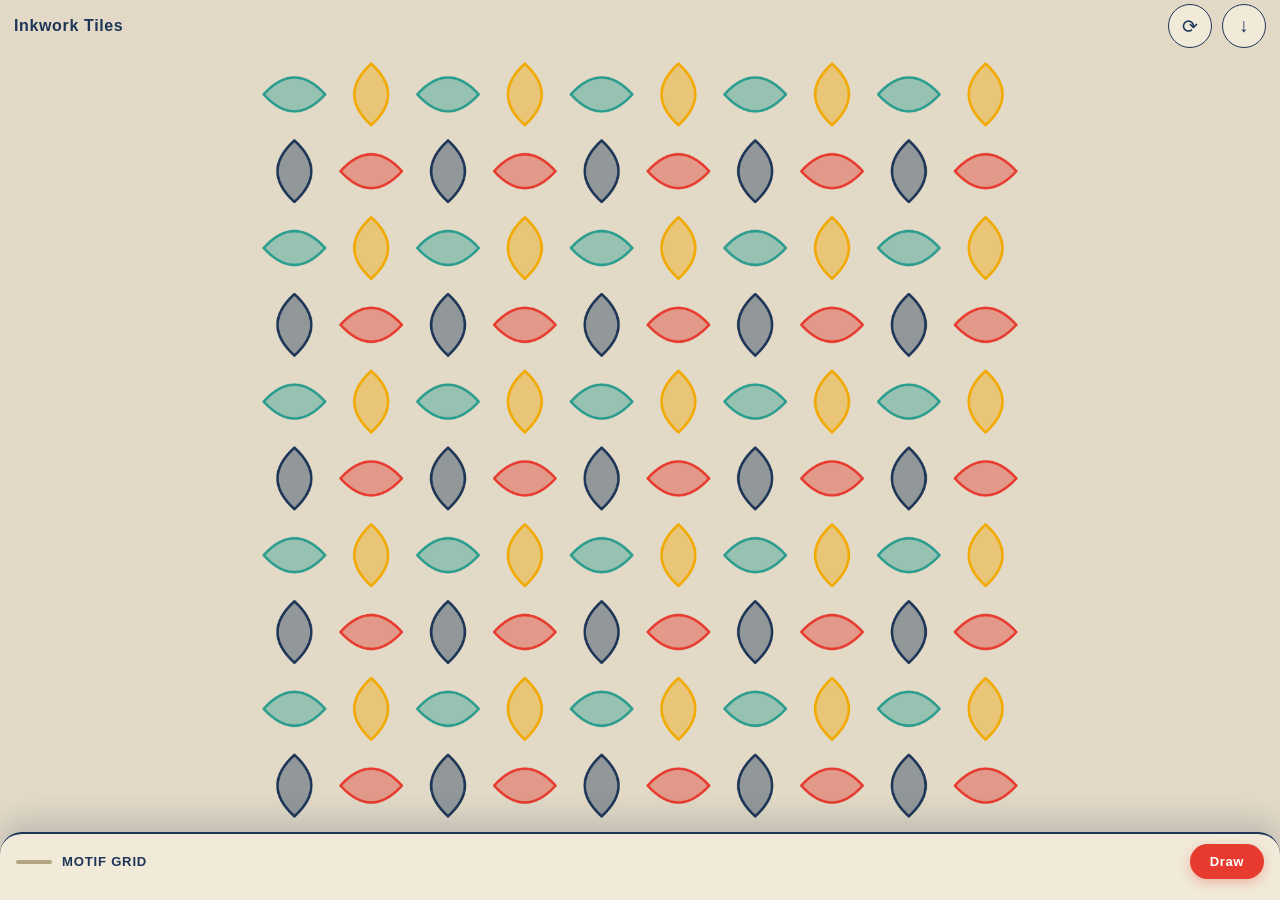
<file: index.html>
<!DOCTYPE html>
<html lang="en">
<head>
<meta charset="UTF-8">
<meta name="viewport" content="width=device-width, initial-scale=1, viewport-fit=cover">
<meta name="theme-color" content="#efe9dd">
<title>Inkwork Tiles</title>
<link rel="manifest" href="manifest.webmanifest">
<link rel="stylesheet" href="inkwork.css">
</head>
<body>

<div class="appWrap">

  <canvas id="mainCanvas"></canvas>

  <div class="topBar">
    <span class="topTitle">Inkwork Tiles</span>
    <button id="btnRandomize" class="iconBtn" title="Randomize">⟳</button>
    <button id="btnExport" class="iconBtn" title="Save image">↓</button>
  </div>

  <div class="sheet" id="sheet">

    <div class="sheetHandle" id="sheetHandle">
      <div class="sheetPill"></div>
      <span class="sheetLabel" id="sheetLabel">Settings</span>
      <button id="btnGenerate" class="generateBtn">Draw</button>
    </div>

    <div class="settingsList" id="settingsList">

      <!-- ── PATTERN ── -->
      <div class="settingsGroup">
        <div class="groupLabel">Pattern</div>

        <div class="settingRow" data-key="patternStyle">
          <div class="settingRowInner">
            <span class="settingName">Style</span>
            <span class="settingVal" id="patternStyleVal">Motif Grid</span>
          </div>
          <div class="settingControl">
            <select id="patternStyle" class="bigSelect">
              <option value="motif" selected>Motif Grid</option>
              <option value="lattice">Lattice</option>
              <option value="hex">Hex Weave</option>
              <option value="truchet">Truchet</option>
            </select>
            <p class="settingHint">Each style shows its own settings below. Colours and seed carry across when you switch.</p>
          </div>
        </div>

        <div class="settingRow" data-key="seed">
          <div class="settingRowInner">
            <span class="settingName">Seed</span>
            <span class="settingVal" id="seedVal">inkwork</span>
          </div>
          <div class="settingControl">
            <input type="text" id="seed" class="bigText" value="inkwork" spellcheck="false" autocapitalize="off" autocomplete="off">
            <button id="btnNewSeed" class="wideBtn" type="button">New seed</button>
            <p class="settingHint">Same seed and same settings always give the same picture. Type anything.</p>
          </div>
        </div>
      </div>

      <!-- ── SHAPE (shared) ── -->
      <div class="settingsGroup">
        <div class="groupLabel">Tiles</div>

        <div class="settingRow" data-key="tileSize">
          <div class="settingRowInner">
            <span class="settingName">Tile size</span>
            <span class="settingVal" id="tileSizeVal">150</span>
          </div>
          <div class="settingControl">
            <input type="range" id="tileSize" min="50" max="400" step="10" value="150" class="bigSlider">
            <p class="settingHint">Size of one tile in pixels on the saved image. Small gives many tiles, large gives a few big ones.</p>
          </div>
        </div>

        <div class="settingRow" data-key="rotation">
          <div class="settingRowInner">
            <span class="settingName">Rotation</span>
            <span class="settingVal" id="rotationVal">0</span>
          </div>
          <div class="settingControl">
            <input type="range" id="rotation" min="0" max="360" step="5" value="0" class="bigSlider">
            <p class="settingHint">Turns the whole grid. The tiles still fill the picture to every edge.</p>
          </div>
        </div>

        <div class="settingRow" data-key="lineWeight">
          <div class="settingRowInner">
            <span class="settingName">Line weight</span>
            <span class="settingVal" id="lineWeightVal">5</span>
          </div>
          <div class="settingControl">
            <input type="range" id="lineWeight" min="1" max="24" step="1" value="5" class="bigSlider">
          </div>
        </div>

        <div class="settingRow" data-key="opacity">
          <div class="settingRowInner">
            <span class="settingName">Pattern opacity</span>
            <span class="settingVal" id="opacityVal">1</span>
          </div>
          <div class="settingControl">
            <input type="range" id="opacity" min="0.2" max="1" step="0.05" value="1" class="bigSlider">
          </div>
        </div>
      </div>

      <!-- ── MOTIF GRID ── -->
      <div class="settingsGroup" data-styles="motif">
        <div class="groupLabel">Motif Grid</div>

        <div class="settingRow" data-key="motifType">
          <div class="settingRowInner">
            <span class="settingName">Motif</span>
            <span class="settingVal" id="motifTypeVal">Petal</span>
          </div>
          <div class="settingControl">
            <select id="motifType" class="bigSelect">
              <option value="dot">Dot</option>
              <option value="diamond">Diamond</option>
              <option value="petal" selected>Petal</option>
              <option value="arrow">Arrow</option>
              <option value="eye">Eye</option>
              <option value="star">Star</option>
            </select>
          </div>
        </div>

        <div class="settingRow" data-key="motifSize">
          <div class="settingRowInner">
            <span class="settingName">Motif size</span>
            <span class="settingVal" id="motifSizeVal">80</span>
          </div>
          <div class="settingControl">
            <input type="range" id="motifSize" min="30" max="100" step="5" value="80" class="bigSlider">
            <p class="settingHint">How much of each tile the motif fills, in percent.</p>
          </div>
        </div>

        <div class="settingRow" data-key="motifFill">
          <div class="settingRowInner">
            <span class="settingName">Fill</span>
            <span class="settingVal" id="motifFillVal">Filled with outline</span>
          </div>
          <div class="settingControl">
            <select id="motifFill" class="bigSelect">
              <option value="outline">Outline only</option>
              <option value="filled">Filled</option>
              <option value="both" selected>Filled with outline</option>
            </select>
          </div>
        </div>

        <div class="settingRow" data-key="tileTurn">
          <div class="settingRowInner">
            <span class="settingName">Tile turning</span>
            <span class="settingVal" id="tileTurnVal">90° steps</span>
          </div>
          <div class="settingControl">
            <select id="tileTurn" class="bigSelect">
              <option value="none">None</option>
              <option value="quarter" selected>90° steps</option>
              <option value="half">180° checker</option>
              <option value="random">Random quarter turns</option>
            </select>
            <p class="settingHint">How each motif is turned compared with its neighbours.</p>
          </div>
        </div>

        <div class="settingRow" data-key="tileOffset">
          <div class="settingRowInner">
            <span class="settingName">Tile offset</span>
            <span class="settingVal" id="tileOffsetVal">None</span>
          </div>
          <div class="settingControl">
            <select id="tileOffset" class="bigSelect">
              <option value="none" selected>None</option>
              <option value="brick">Brick (shift every other row)</option>
              <option value="drop">Half drop (shift every other column)</option>
            </select>
          </div>
        </div>

        <div class="settingRow" data-key="motifColour">
          <div class="settingRowInner">
            <span class="settingName">Colouring</span>
            <span class="settingVal" id="motifColourVal">Checker</span>
          </div>
          <div class="settingControl">
            <select id="motifColour" class="bigSelect">
              <option value="checker" selected>Checker</option>
              <option value="row">By row</option>
              <option value="column">By column</option>
              <option value="random">Random from seed</option>
            </select>
          </div>
        </div>
      </div>

      <!-- ── LATTICE ── -->
      <div class="settingsGroup" data-styles="lattice">
        <div class="groupLabel">Lattice</div>

        <div class="settingRow" data-key="latticeShape">
          <div class="settingRowInner">
            <span class="settingName">Shape</span>
            <span class="settingVal" id="latticeShapeVal">Diamond</span>
          </div>
          <div class="settingControl">
            <select id="latticeShape" class="bigSelect">
              <option value="diamond" selected>Diamond trellis</option>
              <option value="square">Square grid</option>
              <option value="triangle">Triangle mesh</option>
            </select>
            <p class="settingHint">The direction of the woven strands.</p>
          </div>
        </div>

        <div class="settingRow" data-key="latticeWeave">
          <div class="settingRowInner">
            <span class="settingName">Weave</span>
            <span class="settingVal" id="latticeWeaveVal">Over-under</span>
          </div>
          <div class="settingControl">
            <select id="latticeWeave" class="bigSelect">
              <option value="over" selected>Over-under</option>
              <option value="flat">Flat (all strands equal)</option>
              <option value="gap">Gapped (breaks at crossings)</option>
            </select>
          </div>
        </div>

        <div class="settingRow" data-key="strandWidth">
          <div class="settingRowInner">
            <span class="settingName">Strand width</span>
            <span class="settingVal" id="strandWidthVal">24</span>
          </div>
          <div class="settingControl">
            <input type="range" id="strandWidth" min="8" max="60" step="1" value="24" class="bigSlider">
            <p class="settingHint">Thickness of each ribbon. Line weight sets the edge line around it.</p>
          </div>
        </div>

        <div class="settingRow" data-key="latticeColour">
          <div class="settingRowInner">
            <span class="settingName">Colouring</span>
            <span class="settingVal" id="latticeColourVal">By direction</span>
          </div>
          <div class="settingControl">
            <select id="latticeColour" class="bigSelect">
              <option value="direction" selected>By direction</option>
              <option value="strand">Each strand different</option>
            </select>
          </div>
        </div>
      </div>

      <!-- ── HEX WEAVE ── -->
      <div class="settingsGroup" data-styles="hex">
        <div class="groupLabel">Hex Weave</div>

        <div class="settingRow" data-key="hexStyle">
          <div class="settingRowInner">
            <span class="settingName">Style</span>
            <span class="settingVal" id="hexStyleVal">Filled</span>
          </div>
          <div class="settingControl">
            <select id="hexStyle" class="bigSelect">
              <option value="outline">Outline</option>
              <option value="filled" selected>Filled</option>
              <option value="woven">Woven bands</option>
            </select>
          </div>
        </div>

        <div class="settingRow" data-key="hexGap">
          <div class="settingRowInner">
            <span class="settingName">Cell gap</span>
            <span class="settingVal" id="hexGapVal">8</span>
          </div>
          <div class="settingControl">
            <input type="range" id="hexGap" min="0" max="30" step="1" value="8" class="bigSlider">
            <p class="settingHint">Space between cells, in percent of the cell. Not used by Woven bands.</p>
          </div>
        </div>

        <div class="settingRow" data-key="hexColour">
          <div class="settingRowInner">
            <span class="settingName">Colouring</span>
            <span class="settingVal" id="hexColourVal">Diagonal bands</span>
          </div>
          <div class="settingControl">
            <select id="hexColour" class="bigSelect">
              <option value="bands" selected>Diagonal bands</option>
              <option value="rings">Rings from the centre</option>
              <option value="random">Random from seed</option>
            </select>
          </div>
        </div>
      </div>

      <!-- ── TRUCHET ── -->
      <div class="settingsGroup" data-styles="truchet">
        <div class="groupLabel">Truchet</div>

        <div class="settingRow" data-key="truchetStyle">
          <div class="settingRowInner">
            <span class="settingName">Tile style</span>
            <span class="settingVal" id="truchetStyleVal">Arcs</span>
          </div>
          <div class="settingControl">
            <select id="truchetStyle" class="bigSelect">
              <option value="arcs" selected>Arcs</option>
              <option value="double">Double arcs</option>
              <option value="diagonal">Diagonals</option>
              <option value="band">Filled bands</option>
            </select>
          </div>
        </div>

        <div class="settingRow" data-key="truchetMix">
          <div class="settingRowInner">
            <span class="settingName">Randomness</span>
            <span class="settingVal" id="truchetMixVal">100</span>
          </div>
          <div class="settingControl">
            <input type="range" id="truchetMix" min="0" max="100" step="5" value="100" class="bigSlider">
            <p class="settingHint">0 makes a perfectly regular repeat. 100 flips tiles freely for flowing mazes.</p>
          </div>
        </div>

        <div class="settingRow" data-key="truchetColour">
          <div class="settingRowInner">
            <span class="settingName">Colouring</span>
            <span class="settingVal" id="truchetColourVal">Per tile</span>
          </div>
          <div class="settingControl">
            <select id="truchetColour" class="bigSelect">
              <option value="tile" selected>Random per tile</option>
              <option value="row">By row</option>
              <option value="diagonal">Diagonal bands</option>
              <option value="single">One colour</option>
            </select>
          </div>
        </div>
      </div>

      <!-- ── COLOUR ── -->
      <div class="settingsGroup">
        <div class="groupLabel">Colour</div>

        <div class="settingRow" data-key="colorScheme">
          <div class="settingRowInner">
            <span class="settingName">Scheme</span>
            <span class="settingVal" id="colorSchemeVal">Custom</span>
          </div>
          <div class="settingControl">
            <select id="colorScheme" class="bigSelect">
              <option value="custom" selected>Custom (my colours)</option>
              <option value="complementary">Complementary</option>
              <option value="splitcomp">Split-complementary</option>
              <option value="analogous">Analogous</option>
              <option value="triadic">Triadic</option>
              <option value="tetradic">Tetradic</option>
              <option value="monochrome">Monochrome</option>
              <option value="bauhaus">Bauhaus</option>
              <option value="delft">Delft blue</option>
              <option value="jewel">Jewel</option>
              <option value="earth">Earth and clay</option>
              <option value="pastel">Pastel on paper</option>
              <option value="noir">Noir</option>
              <option value="neon">Neon</option>
            </select>
            <p class="settingHint">The first six build from Colour 1 and keep its shade. The rest are fixed palettes that also set the background. Editing any colour by hand switches back to Custom.</p>
          </div>
        </div>

        <div class="settingRow" data-key="color1" id="color1Row">
          <div class="settingRowInner">
            <span class="settingName">Colour 1</span>
            <span class="colorDot" id="color1Dot" style="background:#e63b2e;"></span>
          </div>
          <div class="settingControl"></div>
          <input type="hidden" id="color1" value="#e63b2e">
        </div>

        <div class="settingRow" data-key="color2" id="color2Row">
          <div class="settingRowInner">
            <span class="settingName">Colour 2</span>
            <span class="colorDot" id="color2Dot" style="background:#1d3557;"></span>
          </div>
          <div class="settingControl"></div>
          <input type="hidden" id="color2" value="#1d3557">
        </div>

        <div class="settingRow" data-key="color3" id="color3Row">
          <div class="settingRowInner">
            <span class="settingName">Colour 3</span>
            <span class="colorDot" id="color3Dot" style="background:#f2a900;"></span>
          </div>
          <div class="settingControl"></div>
          <input type="hidden" id="color3" value="#f2a900">
        </div>

        <div class="settingRow" data-key="color4" id="color4Row">
          <div class="settingRowInner">
            <span class="settingName">Colour 4</span>
            <span class="colorDot" id="color4Dot" style="background:#2a9d8f;"></span>
          </div>
          <div class="settingControl"></div>
          <input type="hidden" id="color4" value="#2a9d8f">
        </div>
      </div>

      <!-- ── BACKGROUND ── -->
      <div class="settingsGroup">
        <div class="groupLabel">Background</div>

        <div class="settingRow" data-key="bgStyle">
          <div class="settingRowInner">
            <span class="settingName">Style</span>
            <span class="settingVal" id="bgStyleVal">Solid</span>
          </div>
          <div class="settingControl">
            <select id="bgStyle" class="bigSelect">
              <option value="solid" selected>Solid</option>
              <option value="linear">Gradient, top to bottom</option>
              <option value="diagonal">Gradient, diagonal</option>
              <option value="radial">Gradient, from the centre</option>
            </select>
          </div>
        </div>

        <div class="settingRow" data-key="bgColor" id="bgColorRow">
          <div class="settingRowInner">
            <span class="settingName">Background</span>
            <span class="colorDot" id="bgColorDot" style="background:#efe9dd;"></span>
          </div>
          <div class="settingControl"></div>
          <input type="hidden" id="bgColor" value="#efe9dd">
        </div>

        <div class="settingRow" data-key="bgColor2" id="bgColor2Row">
          <div class="settingRowInner">
            <span class="settingName">Background 2</span>
            <span class="colorDot" id="bgColor2Dot" style="background:#dcd2bc;"></span>
          </div>
          <div class="settingControl"></div>
          <input type="hidden" id="bgColor2" value="#dcd2bc">
        </div>

        <div class="settingRow" data-key="bgTransparent">
          <div class="settingRowInner">
            <span class="settingName">Transparent bg</span>
            <span class="settingVal" id="bgTransparentVal">Off</span>
          </div>
          <div class="settingControl">
            <div class="toggleWrap">
              <button class="toggleBtn" id="bgTransparentToggle" data-on="false" type="button">Off</button>
            </div>
            <p class="settingHint">Saved PNGs keep a see-through background. JPG can't, so it will use the background colour.</p>
          </div>
          <input type="hidden" id="bgTransparent" value="false">
        </div>
      </div>

      <!-- ── OUTPUT ── -->
      <div class="settingsGroup">
        <div class="groupLabel">Output</div>

        <div class="settingRow" data-key="size">
          <div class="settingRowInner">
            <span class="settingName">Size</span>
            <span class="settingVal" id="sizeVal">Square</span>
          </div>
          <div class="settingControl">
            <select id="size" class="bigSelect">
              <option value="square" selected>Square 1500×1500</option>
              <option value="portrait">Portrait 1080×1620</option>
              <option value="a17">Samsung A17 1080×2340</option>
              <option value="landscape">Landscape 1920×1080</option>
            </select>
            <p class="settingHint">Tiles run edge to edge at any size.</p>
          </div>
        </div>

        <div class="settingRow" data-key="format">
          <div class="settingRowInner">
            <span class="settingName">File type</span>
            <span class="settingVal" id="formatVal">PNG</span>
          </div>
          <div class="settingControl">
            <select id="format" class="bigSelect">
              <option value="png" selected>PNG (sharp, can be transparent)</option>
              <option value="jpg">JPG (smaller file)</option>
            </select>
          </div>
        </div>

        <div class="settingRow" data-key="filename">
          <div class="settingRowInner">
            <span class="settingName">File name</span>
            <span class="settingVal" id="filenameVal">inkwork-tiles</span>
          </div>
          <div class="settingControl">
            <input type="text" id="filename" class="bigText" value="inkwork-tiles" spellcheck="false" autocapitalize="off" autocomplete="off">
          </div>
        </div>
      </div>

      <!-- ── SAVED LOOKS ── -->
      <div class="settingsGroup">
        <div class="groupLabel">Saved looks</div>

        <div class="settingRow" data-key="presets">
          <div class="settingRowInner">
            <span class="settingName">My presets</span>
            <span class="settingVal" id="presetCountVal">0</span>
          </div>
          <div class="settingControl">
            <select id="presetList" class="bigSelect">
              <option value="">— none saved —</option>
            </select>
            <div class="btnTrio">
              <button id="btnSavePreset" class="wideBtn" type="button">Save current</button>
              <button id="btnLoadPreset" class="wideBtn" type="button">Load</button>
              <button id="btnDeletePreset" class="wideBtn danger" type="button">Delete</button>
            </div>
            <p class="settingHint">Saves every setting and colour on this phone only.</p>
          </div>
        </div>
      </div>

    </div><!-- /settingsList -->
  </div><!-- /sheet -->

</div><!-- /appWrap -->

<!-- ── Colour picker ── -->
<div id="colorPickerOverlay" class="cpOverlay hidden">
  <div class="cpPanel">
    <div class="cpTitle" id="cpTitle">Pick a colour</div>
    <div class="cpSLWrap">
      <canvas id="cpSLCanvas"></canvas>
      <div id="cpSLCursor" class="cpCursor"></div>
    </div>
    <div class="cpHueWrap">
      <canvas id="cpHueCanvas"></canvas>
      <div id="cpHueCursor" class="cpHueCursor"></div>
    </div>
    <div class="cpHexRow">
      <span class="cpHexLabel">#</span>
      <input type="text" id="cpHexInput" class="cpHexInput" maxlength="6" spellcheck="false" autocomplete="off">
      <div id="cpHexPreview" class="cpHexPreview"></div>
    </div>
    <div class="cpPresets" id="cpPresets"></div>
    <div class="cpButtons">
      <button class="cpBtn" id="cpCancel" type="button">Cancel</button>
      <button class="cpBtn primary" id="cpApply" type="button">Apply</button>
    </div>
  </div>
</div>

<script src="inkwork-styles.js"></script>
<script src="inkwork-app.js"></script>
<script>
  if ("serviceWorker" in navigator) {
    navigator.serviceWorker.register("sw.js").catch(function (e) {
      console.warn("SW:", e);
    });
  }
</script>
</body>
</html>
</file>
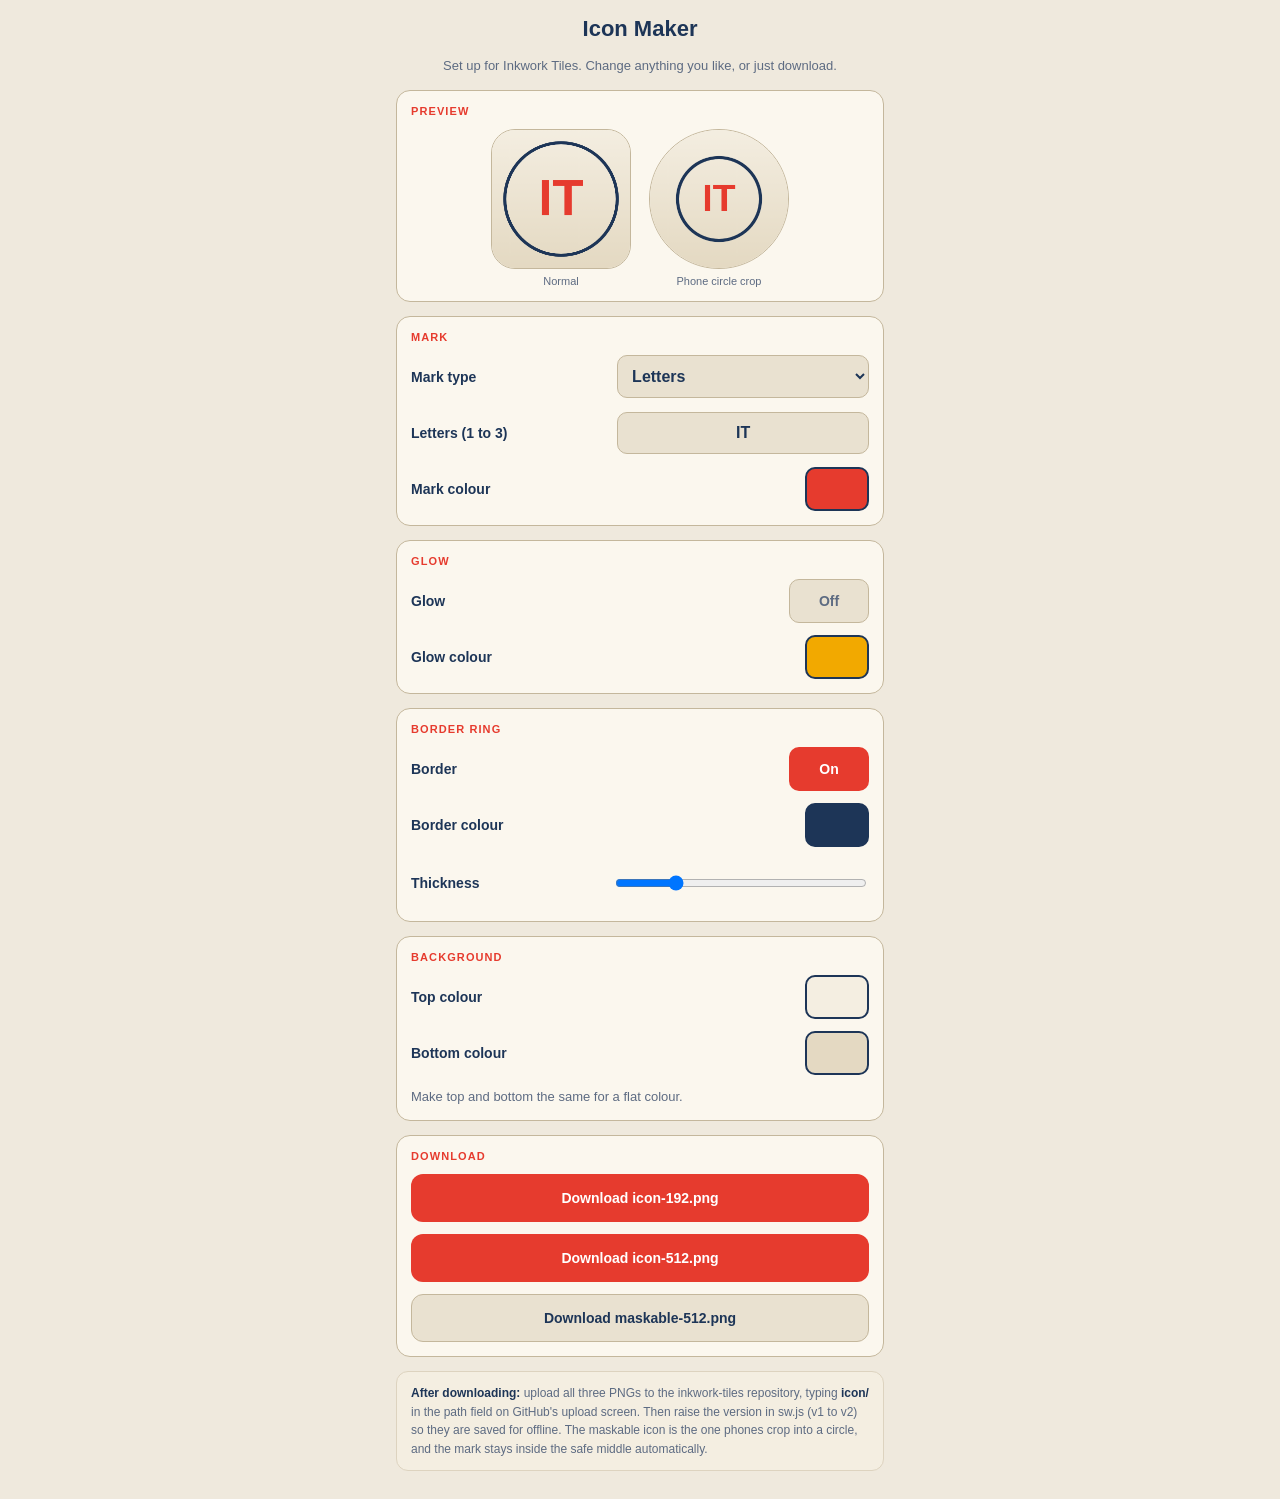
<file: iconmaker.html>
<!DOCTYPE html>
<html lang="en">
<head>
<meta charset="UTF-8">
<meta name="viewport" content="width=device-width, initial-scale=1, viewport-fit=cover">
<meta name="theme-color" content="#efe9dd">
<title>Icon Maker: Inkwork Tiles</title>
<style>
  :root{--bg:#efe9dd;--panel:#fbf7ee;--p2:#f4eee1;--p3:#e9e1d0;--bd:#ddd3bf;--bds:#c4b79c;--text:#1d3557;--dim:#5d6b82;--acc:#e63b2e}
  *{box-sizing:border-box;-webkit-tap-highlight-color:transparent}
  html,body{margin:0;background:var(--bg);color:var(--text);font-family:-apple-system,BlinkMacSystemFont,"Segoe UI",Roboto,Helvetica,Arial,sans-serif;touch-action:manipulation}
  .wrap{max-width:520px;margin:0 auto;padding:calc(env(safe-area-inset-top,0px) + 16px) 16px calc(env(safe-area-inset-bottom,0px) + 28px);display:flex;flex-direction:column;gap:14px}
  h1{margin:0;font-size:22px;font-weight:800;text-align:center;color:var(--text)}
  .lead{margin:0;font-size:13px;color:var(--dim);line-height:1.5;text-align:center}
  .group{background:var(--panel);border:1px solid var(--bds);border-radius:14px;padding:14px;display:flex;flex-direction:column;gap:12px}
  h2{margin:0;font-size:11px;text-transform:uppercase;letter-spacing:.1em;color:var(--acc);font-weight:800}
  .field{display:flex;align-items:center;justify-content:space-between;gap:10px;min-height:44px}
  .field label{font-size:14px;font-weight:600;flex:1}
  .field select,.field input[type=text]{width:55%;background:var(--p3);border:1px solid var(--bds);color:var(--text);border-radius:10px;padding:11px 10px;font-size:16px;font-weight:700}
  .field input[type=text]{text-align:center;text-transform:uppercase}
  .field input[type=range]{width:55%;height:44px}
  .sw{width:64px;height:44px;border-radius:10px;border:2px solid var(--text);cursor:pointer;padding:0}
  .tog{width:80px;height:44px;border-radius:10px;border:1px solid var(--bds);background:var(--p3);color:var(--dim);font-weight:800;font-size:14px;cursor:pointer}
  .tog[data-on="true"]{background:var(--acc);color:#fff;border-color:transparent}
  .previews{display:flex;justify-content:center;gap:18px;flex-wrap:wrap}
  .pv{display:flex;flex-direction:column;align-items:center;gap:6px;font-size:11px;color:var(--dim)}
  .pv canvas{width:140px;height:140px;border:1px solid var(--bds)}
  #pvA{border-radius:24px}
  #pvB{border-radius:50%}
  button.dl{background:var(--p3);border:1px solid var(--bds);color:var(--text);border-radius:12px;padding:15px;font-size:14px;font-weight:800;cursor:pointer}
  button.dl.primary{background:var(--acc);color:#fff;border-color:transparent}
  button.dl:active{transform:scale(.97)}
  .note{font-size:12px;color:var(--dim);line-height:1.55;background:var(--p2);border:1px solid var(--bd);border-radius:12px;padding:12px 14px}
  .note b{color:var(--text)}
  .hidden{display:none!important}
  .cpOverlay{position:fixed;inset:0;background:rgba(29,53,87,.55);z-index:500;display:flex;align-items:flex-end;justify-content:center}
  .cpPanel{background:var(--panel);border:2px solid var(--text);border-radius:22px 22px 0 0;padding:18px 16px calc(env(safe-area-inset-bottom,0px) + 16px);width:100%;max-width:640px;display:flex;flex-direction:column;gap:14px}
  .cpTitle{font-size:12px;font-weight:800;color:var(--text);text-align:center;text-transform:uppercase;letter-spacing:.1em}
  .cpSLWrap{position:relative;width:100%;height:180px;border-radius:10px;overflow:hidden;touch-action:none;border:1px solid var(--bds)}
  .cpHueWrap{position:relative;width:100%;height:32px;border-radius:16px;touch-action:none}
  #cpSL,#cpHue{width:100%;height:100%;display:block}
  #cpHue{border-radius:16px}
  .cur{position:absolute;width:24px;height:24px;border-radius:50%;border:2.5px solid #fff;box-shadow:0 0 0 1.5px rgba(0,0,0,.6);pointer-events:none;transform:translate(-50%,-50%)}
  .cpHexRow{display:flex;align-items:center;gap:8px}
  .cpHexRow input{flex:1;background:var(--p3);border:1px solid var(--bds);color:var(--text);border-radius:10px;padding:10px 12px;font-size:16px;font-family:monospace;letter-spacing:.08em;text-transform:uppercase}
  #cpPrev{width:38px;height:38px;border-radius:8px;border:1px solid var(--text)}
  .cpPresets{display:flex;flex-wrap:wrap;gap:8px}
  .cpPresets button{width:36px;height:36px;border-radius:8px;border:1.5px solid var(--bds);padding:0;cursor:pointer}
  .cpBtns{display:flex;gap:8px}
  .cpBtns button{flex:1;background:var(--p3);border:1px solid var(--bds);color:var(--text);border-radius:12px;padding:14px;font-size:15px;font-weight:700;cursor:pointer}
  .cpBtns .primary{background:var(--acc);color:#fff;border-color:transparent}
</style>
</head>
<body>
<div class="wrap">
  <h1>Icon Maker</h1>
  <p class="lead">Set up for Inkwork Tiles. Change anything you like, or just download.</p>

  <div class="group">
    <h2>Preview</h2>
    <div class="previews">
      <div class="pv"><canvas id="pvA" width="280" height="280"></canvas>Normal</div>
      <div class="pv"><canvas id="pvB" width="280" height="280"></canvas>Phone circle crop</div>
    </div>
  </div>

  <div class="group">
    <h2>Mark</h2>
    <div class="field"><label>Mark type</label>
      <select id="markType">
        <option value="letters" selected>Letters</option>
        <option value="grid">Tile grid</option>
        <option value="diamond">Diamond</option>
        <option value="hex">Hexagon</option>
        <option value="arcs">Truchet arcs</option>
      </select></div>
    <div class="field" id="lettersRow"><label>Letters (1 to 3)</label>
      <input type="text" id="letters" value="IT" maxlength="3" autocomplete="off" spellcheck="false"></div>
    <div class="field"><label>Mark colour</label><button class="sw" id="swMark" type="button"></button></div>
  </div>

  <div class="group">
    <h2>Glow</h2>
    <div class="field"><label>Glow</label><button class="tog" id="togGlow" data-on="false" type="button">Off</button></div>
    <div class="field"><label>Glow colour</label><button class="sw" id="swGlow" type="button"></button></div>
  </div>

  <div class="group">
    <h2>Border ring</h2>
    <div class="field"><label>Border</label><button class="tog" id="togBorder" data-on="true" type="button">On</button></div>
    <div class="field"><label>Border colour</label><button class="sw" id="swBorder" type="button"></button></div>
    <div class="field"><label>Thickness</label><input type="range" id="thick" min="1" max="10" step="1" value="3"></div>
  </div>

  <div class="group">
    <h2>Background</h2>
    <div class="field"><label>Top colour</label><button class="sw" id="swTop" type="button"></button></div>
    <div class="field"><label>Bottom colour</label><button class="sw" id="swBottom" type="button"></button></div>
    <p class="lead" style="text-align:left">Make top and bottom the same for a flat colour.</p>
  </div>

  <div class="group">
    <h2>Download</h2>
    <button class="dl primary" id="b192" type="button">Download icon-192.png</button>
    <button class="dl primary" id="b512" type="button">Download icon-512.png</button>
    <button class="dl" id="bMask" type="button">Download maskable-512.png</button>
  </div>

  <div class="note"><b>After downloading:</b> upload all three PNGs to the inkwork-tiles repository, typing <b>icon/</b> in the path field on GitHub's upload screen. Then raise the version in sw.js (v1 to v2) so they are saved for offline. The maskable icon is the one phones crop into a circle, and the mark stays inside the safe middle automatically.</div>
</div>

<div id="cpOverlay" class="cpOverlay hidden">
  <div class="cpPanel">
    <div class="cpTitle" id="cpTitle">Pick a colour</div>
    <div class="cpSLWrap"><canvas id="cpSL"></canvas><div id="cpSLCur" class="cur"></div></div>
    <div class="cpHueWrap"><canvas id="cpHue"></canvas><div id="cpHueCur" class="cur" style="top:50%"></div></div>
    <div class="cpHexRow"><span>#</span><input type="text" id="cpHex" maxlength="6" spellcheck="false" autocomplete="off"><div id="cpPrev"></div></div>
    <div class="cpPresets" id="cpPresets"></div>
    <div class="cpBtns"><button id="cpCancel" type="button">Cancel</button><button id="cpApply" class="primary" type="button">Apply</button></div>
  </div>
</div>

<script>
(function(){
  "use strict";
  var TAU=Math.PI*2;
  function $(i){return document.getElementById(i);}
  function clamp(v,a,b){return Math.max(a,Math.min(b,v));}

  var col={mark:"#e63b2e",glow:"#f2a900",border:"#1d3557",top:"#f4eee1",bottom:"#e4d9c2"};
  var swMap={mark:"swMark",glow:"swGlow",border:"swBorder",top:"swTop",bottom:"swBottom"};
  var names={mark:"Mark colour",glow:"Glow colour",border:"Border colour",top:"Background top",bottom:"Background bottom"};

  function rgb(h){h=h.replace("#","");var n=parseInt(h,16);return[(n>>16)&255,(n>>8)&255,n&255];}
  function rgba(h,a){var c=rgb(h);return"rgba("+c[0]+","+c[1]+","+c[2]+","+a+")";}

  function draw(c,size,maskable){
    var cx=size/2,cy=size/2;
    var R=size/2*(maskable?0.62:0.84);
    var g=c.createLinearGradient(0,0,0,size);
    g.addColorStop(0,col.top);g.addColorStop(1,col.bottom);
    c.fillStyle=g;c.fillRect(0,0,size,size);
    var glowOn=$("togGlow").getAttribute("data-on")==="true";
    var borderOn=$("togBorder").getAttribute("data-on")==="true";
    if(glowOn){
      var rg=c.createRadialGradient(cx,cy,R*0.1,cx,cy,R*1.25);
      rg.addColorStop(0,rgba(col.glow,0.5));rg.addColorStop(1,rgba(col.glow,0));
      c.fillStyle=rg;c.fillRect(0,0,size,size);
    }
    if(borderOn){
      c.beginPath();c.arc(cx,cy,R*0.97,0,TAU);
      c.strokeStyle=col.border;c.lineWidth=size*0.0075*parseInt($("thick").value,10);
      c.stroke();
    }
    c.save();
    if(glowOn){c.shadowColor=col.glow;c.shadowBlur=size*0.05;}
    c.strokeStyle=col.mark;c.fillStyle=col.mark;
    c.lineCap="round";c.lineJoin="round";
    var t=$("markType").value;
    var u=R*0.72;
    if(t==="letters"){
      var txt=($("letters").value||"IT").trim().toUpperCase().slice(0,3)||"IT";
      var fs=txt.length===1?R*1.15:txt.length===2?R*0.88:R*0.62;
      c.font="800 "+fs+"px -apple-system,BlinkMacSystemFont,'Segoe UI',Roboto,sans-serif";
      c.textAlign="center";c.textBaseline="middle";
      c.fillText(txt,cx,cy+fs*0.04);
    }else if(t==="grid"){
      var s=u*0.92,gp=u*0.16,i,j;
      for(i=0;i<2;i++)for(j=0;j<2;j++){
        c.fillStyle=(i+j)%2===0?col.mark:col.border;
        c.fillRect(cx-s+i*(s+gp/2)+(i?gp/2:-gp/2)*0+(i?0:-gp/2)*0-(i?-gp/2:gp/2)+0,
                   cy-s+j*(s+gp/2)+(j?gp/2:-gp/2)*0-(j?-gp/2:gp/2),s-gp/2,s-gp/2);
      }
    }else if(t==="diamond"){
      c.beginPath();c.moveTo(cx,cy-u);c.lineTo(cx+u*0.8,cy);c.lineTo(cx,cy+u);c.lineTo(cx-u*0.8,cy);c.closePath();c.fill();
      c.shadowBlur=0;c.beginPath();c.arc(cx,cy,u*0.18,0,TAU);c.fillStyle=col.top;c.fill();
    }else if(t==="hex"){
      c.beginPath();
      for(var h=0;h<6;h++){var a=h*TAU/6+Math.PI/6;var x=cx+Math.cos(a)*u,y=cy+Math.sin(a)*u;if(h===0)c.moveTo(x,y);else c.lineTo(x,y);}
      c.closePath();c.fill();
      c.shadowBlur=0;c.beginPath();
      for(var k=0;k<6;k++){var b=k*TAU/6+Math.PI/6;var x2=cx+Math.cos(b)*u*0.45,y2=cy+Math.sin(b)*u*0.45;if(k===0)c.moveTo(x2,y2);else c.lineTo(x2,y2);}
      c.closePath();c.fillStyle=col.top;c.fill();
    }else{
      c.lineWidth=size*0.05;c.lineCap="butt";
      var q=u*1.0;
      c.beginPath();c.arc(cx-q,cy-q,q,0,Math.PI/2);c.stroke();
      c.beginPath();c.arc(cx+q,cy+q,q,Math.PI,Math.PI*1.5);c.stroke();
      c.beginPath();c.arc(cx-q,cy-q,q*0.45,0,Math.PI/2);c.stroke();
      c.beginPath();c.arc(cx+q,cy+q,q*0.45,Math.PI,Math.PI*1.5);c.stroke();
    }
    c.restore();
  }

  function make(size,maskable){
    var cv=document.createElement("canvas");cv.width=size;cv.height=size;
    draw(cv.getContext("2d"),size,maskable);return cv;
  }
  function preview(){
    [["pvA",false],["pvB",true]].forEach(function(p){
      var cv=$(p[0]);cv.getContext("2d").clearRect(0,0,280,280);
      draw(cv.getContext("2d"),280,p[1]);
    });
    Object.keys(swMap).forEach(function(k){$(swMap[k]).style.background=col[k];});
    $("lettersRow").classList.toggle("hidden",$("markType").value!=="letters");
  }

  function download(name,size,maskable){
    make(size,maskable).toBlob(function(b){
      if(!b){alert("Could not make the image.");return;}
      var url=URL.createObjectURL(b),a=document.createElement("a");
      a.href=url;a.download=name;document.body.appendChild(a);a.click();a.remove();
      setTimeout(function(){URL.revokeObjectURL(url);},2000);
    },"image/png");
  }
  $("b192").addEventListener("click",function(){download("icon-192.png",192,false);});
  $("b512").addEventListener("click",function(){download("icon-512.png",512,false);});
  $("bMask").addEventListener("click",function(){download("maskable-512.png",512,true);});

  ["markType","letters","thick"].forEach(function(i){
    $(i).addEventListener("input",preview);$(i).addEventListener("change",preview);
  });
  ["togGlow","togBorder"].forEach(function(i){
    $(i).addEventListener("click",function(){
      var on=this.getAttribute("data-on")!=="true";
      this.setAttribute("data-on",on?"true":"false");this.textContent=on?"On":"Off";preview();
    });
  });

  /* ---------- colour picker ---------- */
  function hsv2rgb(h,s,v){h=(((h%360)+360)%360)/60;var i=Math.floor(h),f=h-i,p=v*(1-s),q=v*(1-s*f),t=v*(1-s*(1-f)),r,g,b;
    switch(i%6){case 0:r=v;g=t;b=p;break;case 1:r=q;g=v;b=p;break;case 2:r=p;g=v;b=t;break;case 3:r=p;g=q;b=v;break;case 4:r=t;g=p;b=v;break;default:r=v;g=p;b=q;}
    return[r*255,g*255,b*255];}
  function rgb2hsv(r,g,b){r/=255;g/=255;b/=255;var mx=Math.max(r,g,b),mn=Math.min(r,g,b),d=mx-mn,h=0;
    if(d){if(mx===r)h=((g-b)/d)%6;else if(mx===g)h=(b-r)/d+2;else h=(r-g)/d+4;h*=60;if(h<0)h+=360;}
    return[h,mx?d/mx:0,mx];}
  function toHex(c){return"#"+c.map(function(v){return("0"+Math.round(clamp(v,0,255)).toString(16)).slice(-2);}).join("");}

  var CP={h:10,s:.8,v:.9,key:null};
  var PRE=["#e63b2e","#1d3557","#f2a900","#2a9d8f","#efe9dd","#f4eee1","#e4d9c2","#ffffff","#000000","#94a3b8","#475569","#6366f1","#a855f7","#ec4899","#f97316","#22c55e","#38bdf8","#fde68a","#bbf7d0","#fce7f3"];
  function cpHexNow(){return toHex(hsv2rgb(CP.h,CP.s,CP.v));}
  function setHex(h){var c=rgb(h),v=rgb2hsv(c[0],c[1],c[2]);if(v[1]>0.001&&v[2]>0.001)CP.h=v[0];CP.s=v[1];CP.v=v[2];}
  function drawHue(){var c=$("cpHue");c.width=c.offsetWidth||300;c.height=c.offsetHeight||32;var x=c.getContext("2d"),g=x.createLinearGradient(0,0,c.width,0);
    for(var i=0;i<=12;i++)g.addColorStop(i/12,"hsl("+(i/12*360)+",100%,50%)");x.fillStyle=g;x.fillRect(0,0,c.width,c.height);}
  function drawSL(){var c=$("cpSL");c.width=c.offsetWidth||300;c.height=c.offsetHeight||180;var x=c.getContext("2d"),g=x.createLinearGradient(0,0,c.width,0);
    g.addColorStop(0,"#fff");g.addColorStop(1,"hsl("+CP.h+",100%,50%)");x.fillStyle=g;x.fillRect(0,0,c.width,c.height);
    var v=x.createLinearGradient(0,0,0,c.height);v.addColorStop(0,"rgba(0,0,0,0)");v.addColorStop(1,"#000");x.fillStyle=v;x.fillRect(0,0,c.width,c.height);}
  function cursors(){$("cpHueCur").style.left=(CP.h/360*$("cpHue").offsetWidth)+"px";
    $("cpSLCur").style.left=(CP.s*$("cpSL").offsetWidth)+"px";$("cpSLCur").style.top=((1-CP.v)*$("cpSL").offsetHeight)+"px";
    $("cpPrev").style.background=cpHexNow();}
  function upd(){cursors();$("cpHex").value=cpHexNow().slice(1).toUpperCase();}
  function drag(el,fn){var d=false;
    el.addEventListener("pointerdown",function(e){d=true;try{el.setPointerCapture(e.pointerId);}catch(x){}fn(e);e.preventDefault();});
    el.addEventListener("pointermove",function(e){if(d){fn(e);e.preventDefault();}});
    function st(){d=false;}
    el.addEventListener("pointerup",st);el.addEventListener("pointercancel",st);el.addEventListener("lostpointercapture",st);}
  drag($("cpHue"),function(e){var r=$("cpHue").getBoundingClientRect();CP.h=clamp((e.clientX-r.left)/r.width,0,1)*360;drawSL();upd();});
  drag($("cpSL"),function(e){var r=$("cpSL").getBoundingClientRect();CP.s=clamp((e.clientX-r.left)/r.width,0,1);CP.v=1-clamp((e.clientY-r.top)/r.height,0,1);upd();});
  $("cpHex").addEventListener("input",function(){var v=this.value.replace(/[^0-9a-fA-F]/g,"");if(v.length===6){setHex("#"+v);drawSL();cursors();}});
  function build(){var p=$("cpPresets");p.innerHTML="";PRE.forEach(function(h){var b=document.createElement("button");b.type="button";b.style.background=h;
    b.addEventListener("click",function(){setHex(h);drawSL();upd();});p.appendChild(b);});}
  function open(k){CP.key=k;$("cpTitle").textContent="Pick: "+names[k];setHex(col[k]);$("cpOverlay").classList.remove("hidden");
    requestAnimationFrame(function(){drawHue();drawSL();upd();build();});}
  function close(){$("cpOverlay").classList.add("hidden");}
  Object.keys(swMap).forEach(function(k){$(swMap[k]).addEventListener("click",function(){open(k);});});
  $("cpApply").addEventListener("click",function(){if(CP.key)col[CP.key]=cpHexNow();close();preview();});
  $("cpCancel").addEventListener("click",close);
  $("cpOverlay").addEventListener("click",function(e){if(e.target===this)close();});

  preview();
})();
</script>
</body>
</html>
</file>
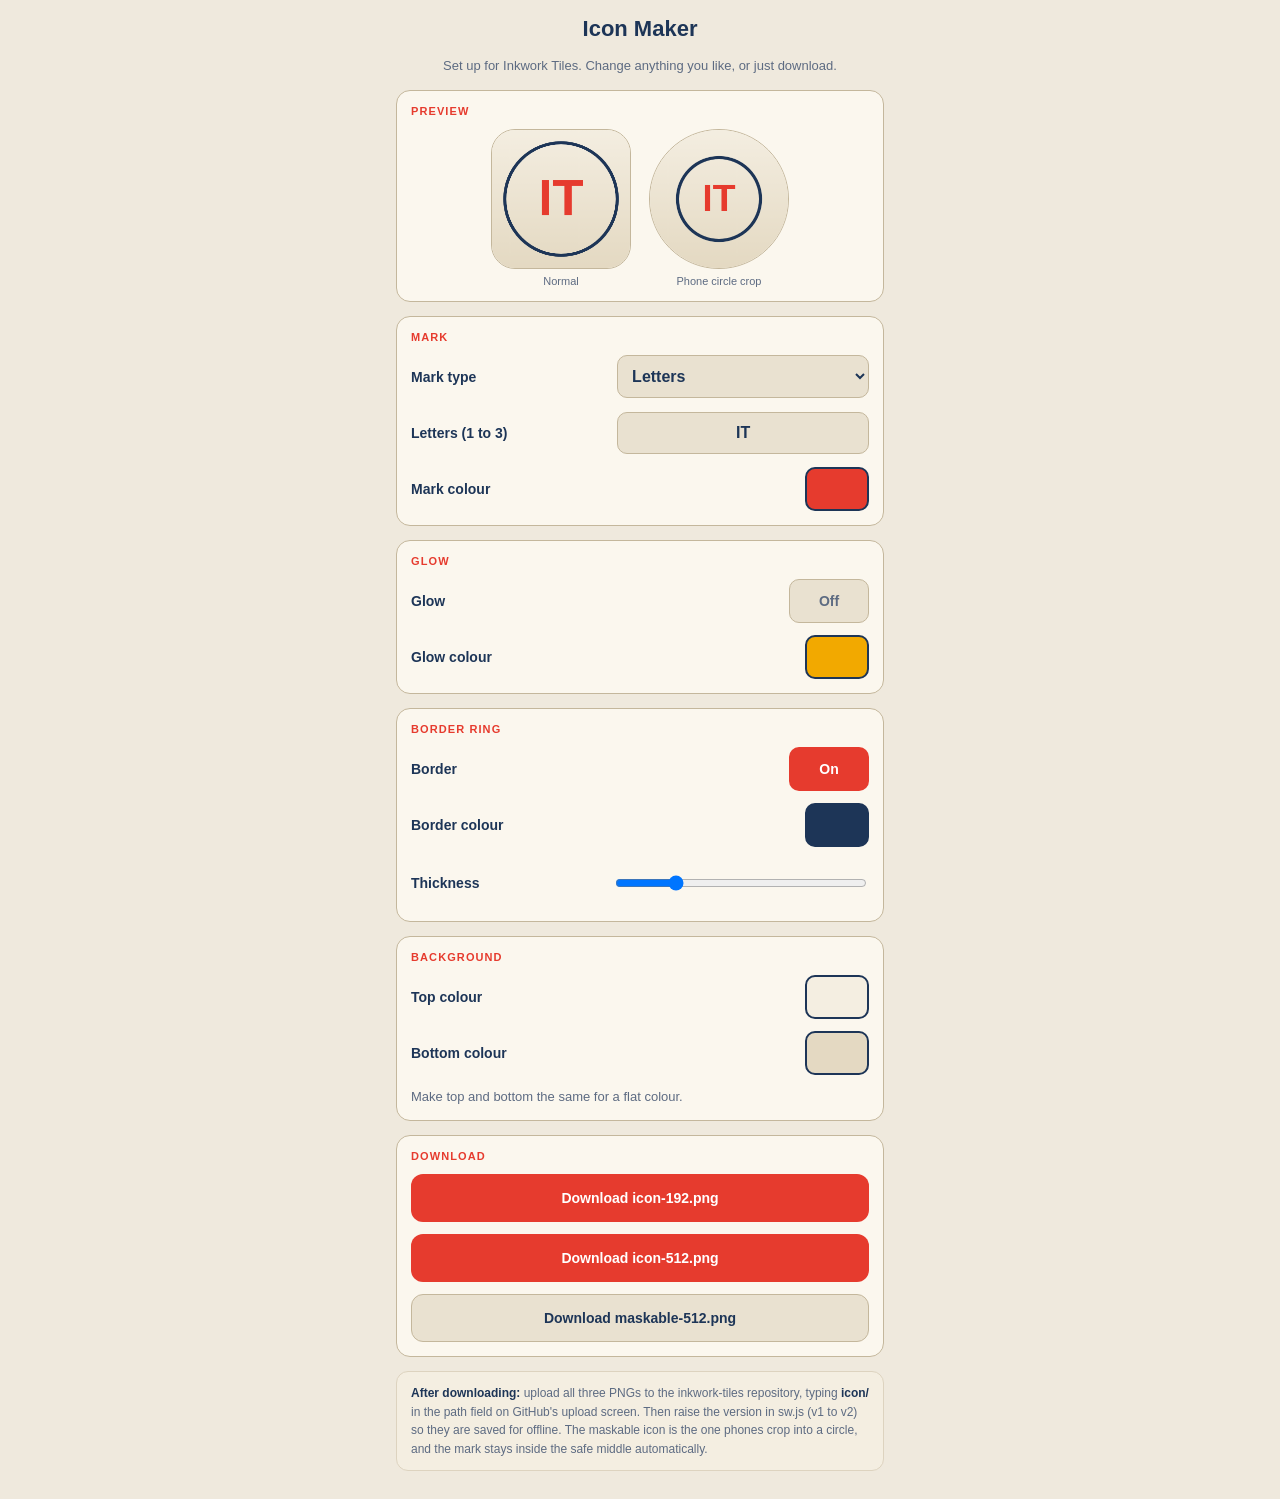
<file: icon/iconmaker.html>
<!DOCTYPE html>
<html lang="en">
<head>
<meta charset="UTF-8">
<meta name="viewport" content="width=device-width, initial-scale=1, viewport-fit=cover">
<meta name="theme-color" content="#efe9dd">
<title>Icon Maker: Inkwork Tiles</title>
<style>
  :root{--bg:#efe9dd;--panel:#fbf7ee;--p2:#f4eee1;--p3:#e9e1d0;--bd:#ddd3bf;--bds:#c4b79c;--text:#1d3557;--dim:#5d6b82;--acc:#e63b2e}
  *{box-sizing:border-box;-webkit-tap-highlight-color:transparent}
  html,body{margin:0;background:var(--bg);color:var(--text);font-family:-apple-system,BlinkMacSystemFont,"Segoe UI",Roboto,Helvetica,Arial,sans-serif;touch-action:manipulation}
  .wrap{max-width:520px;margin:0 auto;padding:calc(env(safe-area-inset-top,0px) + 16px) 16px calc(env(safe-area-inset-bottom,0px) + 28px);display:flex;flex-direction:column;gap:14px}
  h1{margin:0;font-size:22px;font-weight:800;text-align:center;color:var(--text)}
  .lead{margin:0;font-size:13px;color:var(--dim);line-height:1.5;text-align:center}
  .group{background:var(--panel);border:1px solid var(--bds);border-radius:14px;padding:14px;display:flex;flex-direction:column;gap:12px}
  h2{margin:0;font-size:11px;text-transform:uppercase;letter-spacing:.1em;color:var(--acc);font-weight:800}
  .field{display:flex;align-items:center;justify-content:space-between;gap:10px;min-height:44px}
  .field label{font-size:14px;font-weight:600;flex:1}
  .field select,.field input[type=text]{width:55%;background:var(--p3);border:1px solid var(--bds);color:var(--text);border-radius:10px;padding:11px 10px;font-size:16px;font-weight:700}
  .field input[type=text]{text-align:center;text-transform:uppercase}
  .field input[type=range]{width:55%;height:44px}
  .sw{width:64px;height:44px;border-radius:10px;border:2px solid var(--text);cursor:pointer;padding:0}
  .tog{width:80px;height:44px;border-radius:10px;border:1px solid var(--bds);background:var(--p3);color:var(--dim);font-weight:800;font-size:14px;cursor:pointer}
  .tog[data-on="true"]{background:var(--acc);color:#fff;border-color:transparent}
  .previews{display:flex;justify-content:center;gap:18px;flex-wrap:wrap}
  .pv{display:flex;flex-direction:column;align-items:center;gap:6px;font-size:11px;color:var(--dim)}
  .pv canvas{width:140px;height:140px;border:1px solid var(--bds)}
  #pvA{border-radius:24px}
  #pvB{border-radius:50%}
  button.dl{background:var(--p3);border:1px solid var(--bds);color:var(--text);border-radius:12px;padding:15px;font-size:14px;font-weight:800;cursor:pointer}
  button.dl.primary{background:var(--acc);color:#fff;border-color:transparent}
  button.dl:active{transform:scale(.97)}
  .note{font-size:12px;color:var(--dim);line-height:1.55;background:var(--p2);border:1px solid var(--bd);border-radius:12px;padding:12px 14px}
  .note b{color:var(--text)}
  .hidden{display:none!important}
  .cpOverlay{position:fixed;inset:0;background:rgba(29,53,87,.55);z-index:500;display:flex;align-items:flex-end;justify-content:center}
  .cpPanel{background:var(--panel);border:2px solid var(--text);border-radius:22px 22px 0 0;padding:18px 16px calc(env(safe-area-inset-bottom,0px) + 16px);width:100%;max-width:640px;display:flex;flex-direction:column;gap:14px}
  .cpTitle{font-size:12px;font-weight:800;color:var(--text);text-align:center;text-transform:uppercase;letter-spacing:.1em}
  .cpSLWrap{position:relative;width:100%;height:180px;border-radius:10px;overflow:hidden;touch-action:none;border:1px solid var(--bds)}
  .cpHueWrap{position:relative;width:100%;height:32px;border-radius:16px;touch-action:none}
  #cpSL,#cpHue{width:100%;height:100%;display:block}
  #cpHue{border-radius:16px}
  .cur{position:absolute;width:24px;height:24px;border-radius:50%;border:2.5px solid #fff;box-shadow:0 0 0 1.5px rgba(0,0,0,.6);pointer-events:none;transform:translate(-50%,-50%)}
  .cpHexRow{display:flex;align-items:center;gap:8px}
  .cpHexRow input{flex:1;background:var(--p3);border:1px solid var(--bds);color:var(--text);border-radius:10px;padding:10px 12px;font-size:16px;font-family:monospace;letter-spacing:.08em;text-transform:uppercase}
  #cpPrev{width:38px;height:38px;border-radius:8px;border:1px solid var(--text)}
  .cpPresets{display:flex;flex-wrap:wrap;gap:8px}
  .cpPresets button{width:36px;height:36px;border-radius:8px;border:1.5px solid var(--bds);padding:0;cursor:pointer}
  .cpBtns{display:flex;gap:8px}
  .cpBtns button{flex:1;background:var(--p3);border:1px solid var(--bds);color:var(--text);border-radius:12px;padding:14px;font-size:15px;font-weight:700;cursor:pointer}
  .cpBtns .primary{background:var(--acc);color:#fff;border-color:transparent}
</style>
</head>
<body>
<div class="wrap">
  <h1>Icon Maker</h1>
  <p class="lead">Set up for Inkwork Tiles. Change anything you like, or just download.</p>

  <div class="group">
    <h2>Preview</h2>
    <div class="previews">
      <div class="pv"><canvas id="pvA" width="280" height="280"></canvas>Normal</div>
      <div class="pv"><canvas id="pvB" width="280" height="280"></canvas>Phone circle crop</div>
    </div>
  </div>

  <div class="group">
    <h2>Mark</h2>
    <div class="field"><label>Mark type</label>
      <select id="markType">
        <option value="letters" selected>Letters</option>
        <option value="grid">Tile grid</option>
        <option value="diamond">Diamond</option>
        <option value="hex">Hexagon</option>
        <option value="arcs">Truchet arcs</option>
      </select></div>
    <div class="field" id="lettersRow"><label>Letters (1 to 3)</label>
      <input type="text" id="letters" value="IT" maxlength="3" autocomplete="off" spellcheck="false"></div>
    <div class="field"><label>Mark colour</label><button class="sw" id="swMark" type="button"></button></div>
  </div>

  <div class="group">
    <h2>Glow</h2>
    <div class="field"><label>Glow</label><button class="tog" id="togGlow" data-on="false" type="button">Off</button></div>
    <div class="field"><label>Glow colour</label><button class="sw" id="swGlow" type="button"></button></div>
  </div>

  <div class="group">
    <h2>Border ring</h2>
    <div class="field"><label>Border</label><button class="tog" id="togBorder" data-on="true" type="button">On</button></div>
    <div class="field"><label>Border colour</label><button class="sw" id="swBorder" type="button"></button></div>
    <div class="field"><label>Thickness</label><input type="range" id="thick" min="1" max="10" step="1" value="3"></div>
  </div>

  <div class="group">
    <h2>Background</h2>
    <div class="field"><label>Top colour</label><button class="sw" id="swTop" type="button"></button></div>
    <div class="field"><label>Bottom colour</label><button class="sw" id="swBottom" type="button"></button></div>
    <p class="lead" style="text-align:left">Make top and bottom the same for a flat colour.</p>
  </div>

  <div class="group">
    <h2>Download</h2>
    <button class="dl primary" id="b192" type="button">Download icon-192.png</button>
    <button class="dl primary" id="b512" type="button">Download icon-512.png</button>
    <button class="dl" id="bMask" type="button">Download maskable-512.png</button>
  </div>

  <div class="note"><b>After downloading:</b> upload all three PNGs to the inkwork-tiles repository, typing <b>icon/</b> in the path field on GitHub's upload screen. Then raise the version in sw.js (v1 to v2) so they are saved for offline. The maskable icon is the one phones crop into a circle, and the mark stays inside the safe middle automatically.</div>
</div>

<div id="cpOverlay" class="cpOverlay hidden">
  <div class="cpPanel">
    <div class="cpTitle" id="cpTitle">Pick a colour</div>
    <div class="cpSLWrap"><canvas id="cpSL"></canvas><div id="cpSLCur" class="cur"></div></div>
    <div class="cpHueWrap"><canvas id="cpHue"></canvas><div id="cpHueCur" class="cur" style="top:50%"></div></div>
    <div class="cpHexRow"><span>#</span><input type="text" id="cpHex" maxlength="6" spellcheck="false" autocomplete="off"><div id="cpPrev"></div></div>
    <div class="cpPresets" id="cpPresets"></div>
    <div class="cpBtns"><button id="cpCancel" type="button">Cancel</button><button id="cpApply" class="primary" type="button">Apply</button></div>
  </div>
</div>

<script>
(function(){
  "use strict";
  var TAU=Math.PI*2;
  function $(i){return document.getElementById(i);}
  function clamp(v,a,b){return Math.max(a,Math.min(b,v));}

  var col={mark:"#e63b2e",glow:"#f2a900",border:"#1d3557",top:"#f4eee1",bottom:"#e4d9c2"};
  var swMap={mark:"swMark",glow:"swGlow",border:"swBorder",top:"swTop",bottom:"swBottom"};
  var names={mark:"Mark colour",glow:"Glow colour",border:"Border colour",top:"Background top",bottom:"Background bottom"};

  function rgb(h){h=h.replace("#","");var n=parseInt(h,16);return[(n>>16)&255,(n>>8)&255,n&255];}
  function rgba(h,a){var c=rgb(h);return"rgba("+c[0]+","+c[1]+","+c[2]+","+a+")";}

  function draw(c,size,maskable){
    var cx=size/2,cy=size/2;
    var R=size/2*(maskable?0.62:0.84);
    var g=c.createLinearGradient(0,0,0,size);
    g.addColorStop(0,col.top);g.addColorStop(1,col.bottom);
    c.fillStyle=g;c.fillRect(0,0,size,size);
    var glowOn=$("togGlow").getAttribute("data-on")==="true";
    var borderOn=$("togBorder").getAttribute("data-on")==="true";
    if(glowOn){
      var rg=c.createRadialGradient(cx,cy,R*0.1,cx,cy,R*1.25);
      rg.addColorStop(0,rgba(col.glow,0.5));rg.addColorStop(1,rgba(col.glow,0));
      c.fillStyle=rg;c.fillRect(0,0,size,size);
    }
    if(borderOn){
      c.beginPath();c.arc(cx,cy,R*0.97,0,TAU);
      c.strokeStyle=col.border;c.lineWidth=size*0.0075*parseInt($("thick").value,10);
      c.stroke();
    }
    c.save();
    if(glowOn){c.shadowColor=col.glow;c.shadowBlur=size*0.05;}
    c.strokeStyle=col.mark;c.fillStyle=col.mark;
    c.lineCap="round";c.lineJoin="round";
    var t=$("markType").value;
    var u=R*0.72;
    if(t==="letters"){
      var txt=($("letters").value||"IT").trim().toUpperCase().slice(0,3)||"IT";
      var fs=txt.length===1?R*1.15:txt.length===2?R*0.88:R*0.62;
      c.font="800 "+fs+"px -apple-system,BlinkMacSystemFont,'Segoe UI',Roboto,sans-serif";
      c.textAlign="center";c.textBaseline="middle";
      c.fillText(txt,cx,cy+fs*0.04);
    }else if(t==="grid"){
      var s=u*0.92,gp=u*0.16,i,j;
      for(i=0;i<2;i++)for(j=0;j<2;j++){
        c.fillStyle=(i+j)%2===0?col.mark:col.border;
        c.fillRect(cx-s+i*(s+gp/2)+(i?gp/2:-gp/2)*0+(i?0:-gp/2)*0-(i?-gp/2:gp/2)+0,
                   cy-s+j*(s+gp/2)+(j?gp/2:-gp/2)*0-(j?-gp/2:gp/2),s-gp/2,s-gp/2);
      }
    }else if(t==="diamond"){
      c.beginPath();c.moveTo(cx,cy-u);c.lineTo(cx+u*0.8,cy);c.lineTo(cx,cy+u);c.lineTo(cx-u*0.8,cy);c.closePath();c.fill();
      c.shadowBlur=0;c.beginPath();c.arc(cx,cy,u*0.18,0,TAU);c.fillStyle=col.top;c.fill();
    }else if(t==="hex"){
      c.beginPath();
      for(var h=0;h<6;h++){var a=h*TAU/6+Math.PI/6;var x=cx+Math.cos(a)*u,y=cy+Math.sin(a)*u;if(h===0)c.moveTo(x,y);else c.lineTo(x,y);}
      c.closePath();c.fill();
      c.shadowBlur=0;c.beginPath();
      for(var k=0;k<6;k++){var b=k*TAU/6+Math.PI/6;var x2=cx+Math.cos(b)*u*0.45,y2=cy+Math.sin(b)*u*0.45;if(k===0)c.moveTo(x2,y2);else c.lineTo(x2,y2);}
      c.closePath();c.fillStyle=col.top;c.fill();
    }else{
      c.lineWidth=size*0.05;c.lineCap="butt";
      var q=u*1.0;
      c.beginPath();c.arc(cx-q,cy-q,q,0,Math.PI/2);c.stroke();
      c.beginPath();c.arc(cx+q,cy+q,q,Math.PI,Math.PI*1.5);c.stroke();
      c.beginPath();c.arc(cx-q,cy-q,q*0.45,0,Math.PI/2);c.stroke();
      c.beginPath();c.arc(cx+q,cy+q,q*0.45,Math.PI,Math.PI*1.5);c.stroke();
    }
    c.restore();
  }

  function make(size,maskable){
    var cv=document.createElement("canvas");cv.width=size;cv.height=size;
    draw(cv.getContext("2d"),size,maskable);return cv;
  }
  function preview(){
    [["pvA",false],["pvB",true]].forEach(function(p){
      var cv=$(p[0]);cv.getContext("2d").clearRect(0,0,280,280);
      draw(cv.getContext("2d"),280,p[1]);
    });
    Object.keys(swMap).forEach(function(k){$(swMap[k]).style.background=col[k];});
    $("lettersRow").classList.toggle("hidden",$("markType").value!=="letters");
  }

  function download(name,size,maskable){
    make(size,maskable).toBlob(function(b){
      if(!b){alert("Could not make the image.");return;}
      var url=URL.createObjectURL(b),a=document.createElement("a");
      a.href=url;a.download=name;document.body.appendChild(a);a.click();a.remove();
      setTimeout(function(){URL.revokeObjectURL(url);},2000);
    },"image/png");
  }
  $("b192").addEventListener("click",function(){download("icon-192.png",192,false);});
  $("b512").addEventListener("click",function(){download("icon-512.png",512,false);});
  $("bMask").addEventListener("click",function(){download("maskable-512.png",512,true);});

  ["markType","letters","thick"].forEach(function(i){
    $(i).addEventListener("input",preview);$(i).addEventListener("change",preview);
  });
  ["togGlow","togBorder"].forEach(function(i){
    $(i).addEventListener("click",function(){
      var on=this.getAttribute("data-on")!=="true";
      this.setAttribute("data-on",on?"true":"false");this.textContent=on?"On":"Off";preview();
    });
  });

  /* ---------- colour picker ---------- */
  function hsv2rgb(h,s,v){h=(((h%360)+360)%360)/60;var i=Math.floor(h),f=h-i,p=v*(1-s),q=v*(1-s*f),t=v*(1-s*(1-f)),r,g,b;
    switch(i%6){case 0:r=v;g=t;b=p;break;case 1:r=q;g=v;b=p;break;case 2:r=p;g=v;b=t;break;case 3:r=p;g=q;b=v;break;case 4:r=t;g=p;b=v;break;default:r=v;g=p;b=q;}
    return[r*255,g*255,b*255];}
  function rgb2hsv(r,g,b){r/=255;g/=255;b/=255;var mx=Math.max(r,g,b),mn=Math.min(r,g,b),d=mx-mn,h=0;
    if(d){if(mx===r)h=((g-b)/d)%6;else if(mx===g)h=(b-r)/d+2;else h=(r-g)/d+4;h*=60;if(h<0)h+=360;}
    return[h,mx?d/mx:0,mx];}
  function toHex(c){return"#"+c.map(function(v){return("0"+Math.round(clamp(v,0,255)).toString(16)).slice(-2);}).join("");}

  var CP={h:10,s:.8,v:.9,key:null};
  var PRE=["#e63b2e","#1d3557","#f2a900","#2a9d8f","#efe9dd","#f4eee1","#e4d9c2","#ffffff","#000000","#94a3b8","#475569","#6366f1","#a855f7","#ec4899","#f97316","#22c55e","#38bdf8","#fde68a","#bbf7d0","#fce7f3"];
  function cpHexNow(){return toHex(hsv2rgb(CP.h,CP.s,CP.v));}
  function setHex(h){var c=rgb(h),v=rgb2hsv(c[0],c[1],c[2]);if(v[1]>0.001&&v[2]>0.001)CP.h=v[0];CP.s=v[1];CP.v=v[2];}
  function drawHue(){var c=$("cpHue");c.width=c.offsetWidth||300;c.height=c.offsetHeight||32;var x=c.getContext("2d"),g=x.createLinearGradient(0,0,c.width,0);
    for(var i=0;i<=12;i++)g.addColorStop(i/12,"hsl("+(i/12*360)+",100%,50%)");x.fillStyle=g;x.fillRect(0,0,c.width,c.height);}
  function drawSL(){var c=$("cpSL");c.width=c.offsetWidth||300;c.height=c.offsetHeight||180;var x=c.getContext("2d"),g=x.createLinearGradient(0,0,c.width,0);
    g.addColorStop(0,"#fff");g.addColorStop(1,"hsl("+CP.h+",100%,50%)");x.fillStyle=g;x.fillRect(0,0,c.width,c.height);
    var v=x.createLinearGradient(0,0,0,c.height);v.addColorStop(0,"rgba(0,0,0,0)");v.addColorStop(1,"#000");x.fillStyle=v;x.fillRect(0,0,c.width,c.height);}
  function cursors(){$("cpHueCur").style.left=(CP.h/360*$("cpHue").offsetWidth)+"px";
    $("cpSLCur").style.left=(CP.s*$("cpSL").offsetWidth)+"px";$("cpSLCur").style.top=((1-CP.v)*$("cpSL").offsetHeight)+"px";
    $("cpPrev").style.background=cpHexNow();}
  function upd(){cursors();$("cpHex").value=cpHexNow().slice(1).toUpperCase();}
  function drag(el,fn){var d=false;
    el.addEventListener("pointerdown",function(e){d=true;try{el.setPointerCapture(e.pointerId);}catch(x){}fn(e);e.preventDefault();});
    el.addEventListener("pointermove",function(e){if(d){fn(e);e.preventDefault();}});
    function st(){d=false;}
    el.addEventListener("pointerup",st);el.addEventListener("pointercancel",st);el.addEventListener("lostpointercapture",st);}
  drag($("cpHue"),function(e){var r=$("cpHue").getBoundingClientRect();CP.h=clamp((e.clientX-r.left)/r.width,0,1)*360;drawSL();upd();});
  drag($("cpSL"),function(e){var r=$("cpSL").getBoundingClientRect();CP.s=clamp((e.clientX-r.left)/r.width,0,1);CP.v=1-clamp((e.clientY-r.top)/r.height,0,1);upd();});
  $("cpHex").addEventListener("input",function(){var v=this.value.replace(/[^0-9a-fA-F]/g,"");if(v.length===6){setHex("#"+v);drawSL();cursors();}});
  function build(){var p=$("cpPresets");p.innerHTML="";PRE.forEach(function(h){var b=document.createElement("button");b.type="button";b.style.background=h;
    b.addEventListener("click",function(){setHex(h);drawSL();upd();});p.appendChild(b);});}
  function open(k){CP.key=k;$("cpTitle").textContent="Pick: "+names[k];setHex(col[k]);$("cpOverlay").classList.remove("hidden");
    requestAnimationFrame(function(){drawHue();drawSL();upd();build();});}
  function close(){$("cpOverlay").classList.add("hidden");}
  Object.keys(swMap).forEach(function(k){$(swMap[k]).addEventListener("click",function(){open(k);});});
  $("cpApply").addEventListener("click",function(){if(CP.key)col[CP.key]=cpHexNow();close();preview();});
  $("cpCancel").addEventListener("click",close);
  $("cpOverlay").addEventListener("click",function(e){if(e.target===this)close();});

  preview();
})();
</script>
</body>
</html>
</file>
<file: inkwork.css>
/* =========================================================================
   INKWORK TILES: inkwork.css
   Bauhaus Paper look (light). Slightly darker cream paper, navy ink,
   red accent. Full-screen canvas, bottom sheet, tappable rows.
   ========================================================================= */

:root {
  --bg:            #e2d9c6;
  --panel:         #f1ead9;
  --panel-2:       #e8dfca;
  --panel-3:       #ddd2ba;
  --border:        #cfc3a8;
  --border-strong: #b3a584;
  --text:          #1d3557;
  --text-dim:      #55637a;
  --text-dimmer:   #848c9a;
  --accent:        #e63b2e;
  --accent-bright: #c42b20;
  --accent-glow:   rgba(230,59,46,0.30);
  --gold:          #9a5400;
  --danger:        #b4231a;
  --sheet-radius:  22px;
  --row-h:         54px;
  --sheet-open-h:  62vh;
  --sheet-open-h:  62dvh;
}

*, *::before, *::after {
  box-sizing: border-box;
  margin: 0; padding: 0;
  -webkit-tap-highlight-color: transparent;
}

html, body {
  width: 100%; height: 100%;
  overflow: hidden;
  background: var(--bg);
  color: var(--text);
  font-family: -apple-system, BlinkMacSystemFont, "Segoe UI", Roboto, Helvetica, Arial, sans-serif;
  -webkit-font-smoothing: antialiased;
  touch-action: manipulation;
}

.hidden { display: none !important; }

.appWrap {
  position: fixed;
  inset: 0;
  overflow: hidden;
}

/* Canvas: positioned by inkwork-app.js so it never hides under the bars */
#mainCanvas {
  position: absolute;
  top: 0; left: 0;
  width: 100%;
  height: 100%;
  object-fit: contain;
  display: block;
}

/* ---- Top bar ---- */
.topBar {
  position: absolute;
  top: 0; left: 0; right: 0;
  height: calc(52px + env(safe-area-inset-top, 0px));
  padding: env(safe-area-inset-top, 0px) 14px 0;
  display: flex;
  align-items: center;
  gap: 10px;
  background: linear-gradient(to bottom, rgba(226,217,198,0.95) 0%, rgba(226,217,198,0) 100%);
  z-index: 50;
}
.topTitle {
  flex: 1;
  font-size: 1rem;
  font-weight: 800;
  letter-spacing: 0.04em;
  color: var(--text);
}
.iconBtn {
  width: 44px; height: 44px;
  border-radius: 50%;
  border: 1.5px solid var(--text);
  background: var(--panel);
  color: var(--text);
  font-size: 1.2rem;
  display: flex; align-items: center; justify-content: center;
  cursor: pointer;
  transition: transform 0.1s ease;
  flex-shrink: 0;
}
.iconBtn:active { transform: scale(0.9); }

/* ---- Bottom sheet ---- */
.sheet {
  position: absolute;
  bottom: 0; left: 0; right: 0;
  z-index: 100;
  display: flex;
  flex-direction: column;
  border-radius: var(--sheet-radius) var(--sheet-radius) 0 0;
  background: var(--panel);
  border-top: 2px solid var(--text);
  box-shadow: 0 -10px 30px rgba(29,53,87,0.2);
  max-height: calc(var(--row-h) + 14px + env(safe-area-inset-bottom, 0px));
  transition: max-height 0.35s cubic-bezier(0.32, 0.72, 0, 1);
  overflow: hidden;
}
.sheet.open {
  max-height: calc(var(--sheet-open-h) + env(safe-area-inset-bottom, 0px));
}

.sheetHandle {
  display: flex;
  align-items: center;
  gap: 10px;
  padding: 10px 16px;
  flex-shrink: 0;
  cursor: pointer;
  user-select: none;
  -webkit-user-select: none;
}
.sheetPill {
  width: 36px; height: 4px;
  border-radius: 2px;
  background: var(--border-strong);
  flex-shrink: 0;
}
.sheetLabel {
  flex: 1;
  font-size: 0.82rem;
  font-weight: 800;
  color: var(--text);
  letter-spacing: 0.06em;
  text-transform: uppercase;
}
.generateBtn {
  background: var(--accent);
  color: #ffffff;
  border: none;
  border-radius: 20px;
  padding: 10px 20px;
  font-size: 0.82rem;
  font-weight: 800;
  cursor: pointer;
  letter-spacing: 0.04em;
  box-shadow: 0 4px 12px var(--accent-glow);
  transition: transform 0.1s ease;
  flex-shrink: 0;
}
.generateBtn:active { transform: scale(0.95); }

/* ---- Settings list ---- */
.settingsList {
  flex: 1;
  overflow-y: auto;
  overflow-x: hidden;
  -webkit-overflow-scrolling: touch;
  overscroll-behavior: contain;
  padding-bottom: env(safe-area-inset-bottom, 0px);
}
.settingsList::-webkit-scrollbar { display: none; }

.settingsGroup { margin-bottom: 2px; }

.groupLabel {
  font-size: 0.68rem;
  font-weight: 800;
  text-transform: uppercase;
  letter-spacing: 0.12em;
  color: var(--accent-bright);
  padding: 10px 16px 4px;
  border-bottom: 1px solid var(--border);
}

.settingRow {
  border-bottom: 1px solid var(--border);
  cursor: pointer;
  overflow: hidden;
}
.settingRow:last-child { border-bottom: none; }
.settingRow:active .settingRowInner { background: var(--panel-3); }

.settingRowInner {
  display: flex;
  align-items: center;
  justify-content: space-between;
  min-height: var(--row-h);
  padding: 0 16px;
  gap: 12px;
  transition: background 0.12s ease;
}
.settingName {
  font-size: 0.9rem;
  font-weight: 600;
  flex: 1;
  color: var(--text);
}
.settingVal {
  font-size: 0.82rem;
  font-weight: 700;
  color: var(--text);
  background: var(--panel-3);
  border-radius: 999px;
  padding: 3px 12px;
  font-variant-numeric: tabular-nums;
  min-width: 44px;
  text-align: center;
  white-space: nowrap;
  max-width: 55%;
  overflow: hidden;
  text-overflow: ellipsis;
}
.colorDot {
  width: 28px; height: 28px;
  border-radius: 50%;
  border: 2px solid var(--text);
  flex-shrink: 0;
}

.settingControl {
  display: none;
  padding: 4px 16px 18px;
}
.settingRow.active .settingControl { display: block; }
.settingRow.active .settingRowInner { background: var(--panel-2); }
.settingRow.active .settingName { color: var(--accent-bright); }

.settingHint {
  margin-top: 10px;
  font-size: 0.74rem;
  line-height: 1.45;
  color: var(--text-dim);
}

/* Dimmed row (Background while Transparent is on) */
.settingRow.dimmed .settingName,
.settingRow.dimmed .colorDot { opacity: 0.4; }
.settingRow.dimmed::after {
  content: attr(data-note);
  display: block;
  padding: 0 16px 10px;
  margin-top: -8px;
  font-size: 0.72rem;
  font-weight: 700;
  color: var(--gold);
  letter-spacing: 0.04em;
}

/* ---- Slider ---- */
.bigSlider {
  -webkit-appearance: none;
  appearance: none;
  width: 100%;
  height: 48px;
  background: transparent;
  cursor: pointer;
  touch-action: pan-x;
  display: block;
}
.bigSlider::-webkit-slider-runnable-track {
  height: 6px;
  background: var(--panel-3);
  border-radius: 3px;
  border: 1px solid var(--border-strong);
}
.bigSlider::-moz-range-track {
  height: 6px;
  background: var(--panel-3);
  border-radius: 3px;
  border: 1px solid var(--border-strong);
}
.bigSlider::-webkit-slider-thumb {
  -webkit-appearance: none;
  width: 30px; height: 30px;
  border-radius: 50%;
  background: var(--accent);
  border: 3px solid var(--panel);
  box-shadow: 0 2px 8px rgba(29,53,87,0.45);
  margin-top: -13px;
}
.bigSlider::-moz-range-thumb {
  width: 30px; height: 30px;
  border-radius: 50%;
  background: var(--accent);
  border: 3px solid var(--panel);
  box-shadow: 0 2px 8px rgba(29,53,87,0.45);
}

/* ---- Select ---- */
.bigSelect {
  width: 100%;
  background: var(--panel-3);
  border: 1px solid var(--border-strong);
  color: var(--text);
  border-radius: 12px;
  padding: 14px 36px 14px 14px;
  font-size: 0.9rem;
  font-weight: 600;
  cursor: pointer;
  appearance: none;
  -webkit-appearance: none;
  background-image:
    linear-gradient(45deg, transparent 50%, var(--text) 50%),
    linear-gradient(135deg, var(--text) 50%, transparent 50%);
  background-position:
    calc(100% - 16px) calc(50% - 2px),
    calc(100% - 11px) calc(50% - 2px);
  background-size: 5px 5px, 5px 5px;
  background-repeat: no-repeat;
  outline: none;
}
.bigSelect:focus { border-color: var(--accent); }

/* ---- Text box ---- */
.bigText {
  width: 100%;
  background: var(--panel-3);
  border: 1px solid var(--border-strong);
  color: var(--text);
  border-radius: 12px;
  padding: 14px;
  font-size: 16px;
  font-weight: 600;
  outline: none;
}
.bigText:focus { border-color: var(--accent); }

/* ---- Buttons inside rows ---- */
.wideBtn {
  width: 100%;
  margin-top: 10px;
  background: var(--panel-3);
  border: 1px solid var(--border-strong);
  color: var(--text);
  border-radius: 12px;
  padding: 14px;
  font-size: 0.88rem;
  font-weight: 700;
  cursor: pointer;
  transition: transform 0.08s ease;
}
.wideBtn:active { transform: scale(0.97); }
.wideBtn.danger { color: var(--danger); border-color: rgba(180,35,26,0.45); }

.btnTrio { display: flex; gap: 8px; }
.btnTrio .wideBtn { flex: 1; padding: 14px 6px; }

/* ---- Toggle ---- */
.toggleWrap { display: flex; }
.toggleBtn {
  flex: 1;
  background: var(--panel-3);
  border: 1px solid var(--border-strong);
  color: var(--text-dim);
  border-radius: 12px;
  padding: 14px;
  font-size: 0.9rem;
  font-weight: 700;
  cursor: pointer;
}
.toggleBtn[data-on="true"] {
  background: var(--accent);
  color: #ffffff;
  border-color: transparent;
}

/* ---- Colour picker ---- */
.cpOverlay {
  position: fixed;
  inset: 0;
  background: rgba(29,53,87,0.55);
  z-index: 500;
  display: flex;
  align-items: flex-end;
  justify-content: center;
  padding-bottom: env(safe-area-inset-bottom, 0px);
}
.cpPanel {
  background: var(--panel);
  border: 2px solid var(--text);
  border-radius: 22px 22px 0 0;
  padding: 20px 16px 16px;
  width: 100%;
  max-width: 640px;
  display: flex;
  flex-direction: column;
  gap: 14px;
}
.cpTitle {
  font-size: 0.78rem;
  font-weight: 800;
  color: var(--text);
  text-align: center;
  text-transform: uppercase;
  letter-spacing: 0.1em;
}
.cpSLWrap {
  position: relative;
  width: 100%;
  height: 180px;
  border-radius: 10px;
  overflow: hidden;
  touch-action: none;
  border: 1px solid var(--border-strong);
}
#cpSLCanvas { width: 100%; height: 100%; display: block; }
.cpCursor {
  position: absolute;
  width: 22px; height: 22px;
  border-radius: 50%;
  border: 2.5px solid #fff;
  box-shadow: 0 0 0 1.5px rgba(0,0,0,0.6);
  pointer-events: none;
  transform: translate(-50%, -50%);
}
.cpHueWrap {
  position: relative;
  width: 100%;
  height: 32px;
  border-radius: 16px;
  touch-action: none;
}
#cpHueCanvas { width: 100%; height: 100%; display: block; border-radius: 16px; }
.cpHueCursor {
  position: absolute;
  top: 50%; left: 0;
  width: 26px; height: 26px;
  border-radius: 50%;
  border: 2.5px solid #fff;
  box-shadow: 0 0 0 1.5px rgba(0,0,0,0.6);
  pointer-events: none;
  transform: translate(-50%, -50%);
}
.cpHexRow { display: flex; align-items: center; gap: 8px; }
.cpHexLabel { font-size: 15px; font-weight: 700; color: var(--text-dim); }
.cpHexInput {
  flex: 1;
  background: var(--panel-3);
  border: 1px solid var(--border-strong);
  color: var(--text);
  border-radius: 10px;
  padding: 10px 12px;
  font-size: 16px;
  font-family: "SF Mono", "Fira Code", monospace;
  letter-spacing: 0.08em;
  text-transform: uppercase;
  outline: none;
}
.cpHexInput:focus { border-color: var(--accent); }
.cpHexPreview {
  width: 38px; height: 38px;
  border-radius: 8px;
  border: 1px solid var(--text);
  flex-shrink: 0;
}
.cpPresets { display: flex; flex-wrap: wrap; gap: 8px; }
.cpPresetSwatch {
  width: 36px; height: 36px;
  border-radius: 8px;
  border: 1.5px solid var(--border-strong);
  cursor: pointer;
  padding: 0;
}
.cpPresetSwatch:active { transform: scale(0.9); }
.cpButtons { display: flex; gap: 8px; }
.cpBtn {
  flex: 1;
  background: var(--panel-3);
  border: 1px solid var(--border-strong);
  color: var(--text);
  border-radius: 12px;
  padding: 14px;
  font-size: 0.9rem;
  font-weight: 700;
  cursor: pointer;
}
.cpBtn:active { transform: scale(0.97); }
.cpBtn.primary {
  background: var(--accent);
  color: #ffffff;
  border-color: transparent;
}
</file>
